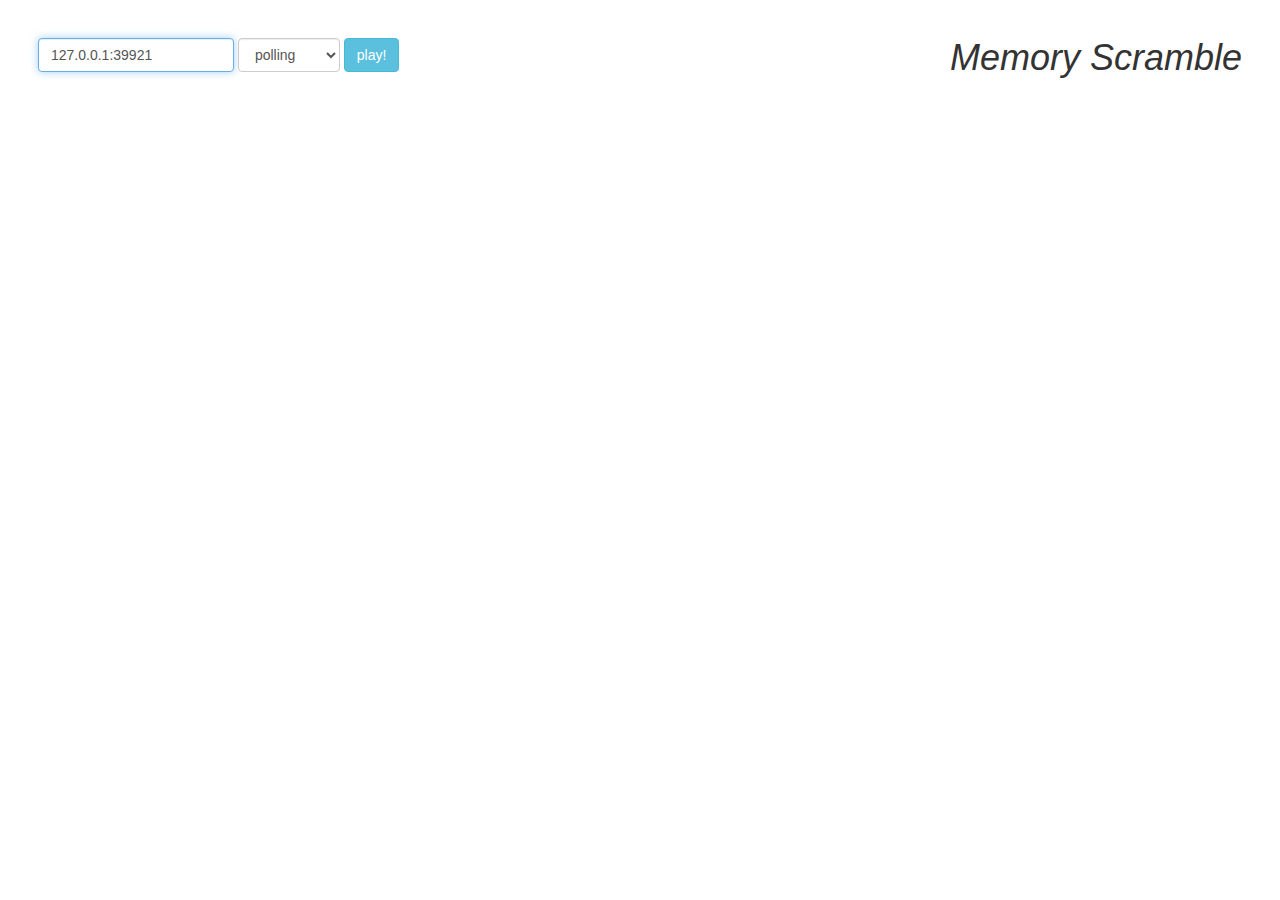
<file: lab3/src/templates/index.html>
<!DOCTYPE html>
<html>
<head>
<meta charset="utf-8"> 
<title>Play Memory Scramble</title>
<style>
  @import url(https://maxcdn.bootstrapcdn.com/bootstrap/3.3.7/css/bootstrap.min.css);
  select.form-control {
    display: inline-block;
    min-width: 25%;
    width: auto;
  }
  input[type=text].form-control {
    display: inline-block;
    width: 50%;
  }
  #memory-scramble {
    margin: 38px;
  }
  #memory-scramble h1 {
    margin: 0;
    float: right;
    font-style: italic;
  }
  #memory-server {
    max-width: 14em;
  }
  #memory-update {
    min-width: auto;
  }
  #memory-board {
    margin-top: 38px;
    font-size: 38px;
  }
  #memory-notes {
    /* float: left; */
    margin: 38px 0;
  }
  #memory-from-card, #memory-to-card {
    max-width: 5em;
  }
  table.memory-board {
    border-spacing: 2px;
    border-collapse: separate;
  }
  table.memory-board tr td {
    width: 2em;
    height: 2.2em;
    text-align: center;
    vertical-align: middle;
    cursor: pointer;
    user-select: none;
    -webkit-user-select: none;
    color: rgba(0, 0, 0, 0);
    padding: 0 !important;
    border: 1px solid black;
    border-radius: 4px;
  }
  table.memory-board td:not(:empty) {
    background: gray;
  }
  table.memory-board td:empty.card-visible {
    border: 1px solid rgba(0, 0, 0, .2);
  }
  table.memory-board td.card-visible {
    color: rgba(0, 0, 0, 1);
    background: white;
  }
  table.memory-board td.card-visible.card-control {
    background: rgba(255, 255, 0, .25);
    border-color: rgb(128, 64, 0);
  }
  table.memory-board td.card-waiting {
    background: rgba(0, 255, 0, .25);
    border-color: rgb(64, 128, 0);
    cursor: wait;
  }
  #memory-scramble .visible-when-playing {
    visibility: hidden;
  }
  #memory-scramble.playing .visible-when-playing {
    visibility: visible;
  }
</style>
</head>
<body id="memory-scramble">
  <h1>Memory Scramble</h1>
  <div class="form-inline">
    <input id="memory-server" class="form-control" type="text" autofocus></input>
    <select id="memory-update" class="form-control">
      <option value="poll">polling</option>
      <option value="watch">watching</option>
    </select>
    <button id="memory-play" class="btn btn-info">play!</button>
  </div>
  <div class="form-inline visible-when-playing" style="margin-top: 10px;">
    <button id="memory-reset" class="btn btn-danger">reset board</button>
  </div>
  <table id="memory-board" class="memory-board visible-when-playing"></table>
  <div id="memory-notes" class="panel panel-default text-muted visible-when-playing">
    <div class="panel-body">
      Cards you control are yellow. A card you are waiting for is green.
      <br>
      To see logging output and errors, open your browser&rsquo;s JavaScript Console.
    </div>
  </div>
  <div class="form-inline visible-when-playing">
    replace card <input id="memory-from-card" class="form-control" type="text" value="&#129412;"></input>
    with <input id="memory-to-card" class="form-control" type="text" value="&#127853;"></input>
    <button id="memory-replace" class="btn btn-info">replace</button>
  </div>
  <script>
    /* Copyright (c) 2017-2025 MIT 6.102/6.031 course staff, all rights reserved. */

    function isLocalHost(hostname) {
      return hostname === 'localhost' || hostname === '127.0.0.1';
    }

    // redirect to https if necessary, because requests to localhost
    // are blocked by CORS unless page is loaded securely
    if (! isLocalHost(document.location.hostname) && document.location.protocol === "http:") {
      document.location.protocol = "https:";
    }

    /**
    * Main program for Memory Scramble user interface.
    */
    function memoryGame() {
      // generate a random player ID: two words and a number
      const words = [
        [ 'red', 'orange', 'yellow', 'green', 'blue', 'purple', ],
        [ 'apple', 'bean', 'carrot', 'donut', 'eclair', 'flan', ],
        [ Math.floor(Math.random() * Math.pow(16, 3)).toString(16) ],
      ];
      const playerID = words.map(function(arr) {
        return arr[Math.floor(Math.random() * arr.length)];
      }).join('_');
      console.log('generated player ID', playerID);
      
      // start-playing interface (the Play button and its arguments)
      const serverBox = document.getElementById('memory-server');
      const updateDropdown = document.getElementById('memory-update');
      const playButton = document.getElementById('memory-play');
      if (serverBox && updateDropdown) {
        serverBox.value = (
          isLocalHost(document.location.hostname)
            ? `${document.location.hostname}:${document.location.port}`
            : 'localhost:8080'
        );
        serverBox.addEventListener('keydown', function(event) {
          if (event.key === 'Enter') {
            serverBox.blur();
            play(serverBox.value, updateDropdown.value);
          }
        });
        if (document.location.search) {
          // end URL with ?watch or ?poll to initialize the update dropdown
          updateDropdown.value = document.location.search.substring(1);
        }
        if (playButton) {
          playButton.addEventListener('click', function() { 
            play(serverBox.value, updateDropdown.value); 
          });
        }
      }

      // the game board
      const boardTable = document.getElementById('memory-board');
      boardTable.addEventListener('click', flip);
      
      // the replace-card interface
      const fromCardBox = document.getElementById('memory-from-card');
      const toCardBox = document.getElementById('memory-to-card');
      const replaceButton = document.getElementById('memory-replace');
      if (fromCardBox && toCardBox && replaceButton) {
        replaceButton.addEventListener('click', function() { replace(fromCardBox.value, toCardBox.value); });
      }

      // the reset-board interface
      const resetButton = document.getElementById('memory-reset');
      if (resetButton) {
        resetButton.addEventListener('click', resetBoard);
      }

      // flippingCell is the HTML element of the card that the player is in the process of flipping,
      //     (i.e. a flip request to the server is pending and not completed yet).
      //     Undefined if this player has no flip in progress.
      let flippingCell = undefined;
      
      /**
      * Start playing by connecting to a Memory Scramble server.
      * @param server (string), hostname/IP address and optional port of server, e.g. "localhost:8080"
      * @param update ('poll'|'watch') if poll, then periodically polls for 
      *               board changes with look; if watch, then uses watch operation
      */
      function play(server, update) {
        const [hostname, _] = server.split(':');
        if ( document.location.protocol === 'https:' // we're inside a secure page
             && ( 
                  ! isLocalHost(hostname)        // either trying to use a remote server
                  || window.safari !== undefined // or using Safari, which doesn't make exceptions for localhost
            ) ) {
            alert(`
Unfortunately your browser won't allow this page hosted on https://${document.location.hostname} to contact http://${hostname}.

Try saving this web page to a file on your local machine, and opening that file in your browser instead.
`);
            return;
        }
        console.log('playing on server', server);
        if (serverBox) { serverBox.disabled = true; }
        if (updateDropdown) { updateDropdown.disabled = true; }
        if (playButton) { playButton.disabled = true; }
        document.body.classList.add('playing');
        memoryGame.server = server;
        if (update === 'watch') {
          lookThenWatch();
        } else {
          pollingLook();
        }
      };
      
      const POLLING_INTERVAL = 2000; // milliseconds between looks when polling, or between attempts to reach server if connection problem

      /**
      * Use the look operation to get the initial state of the board and display it,
      * then start watching the board continuously using the watch operation.
      */
      function lookThenWatch() {
        look();  // get initial state of the board
        watch(); // and receive subsequent updates by continuous watching
      }

      /**
      * Use the watch operation to get changes to the board and display them.
      * After each watch request returns, automatically starts another, 
      * so that the display is kept updated regulary.
      */
      function watch() {
        const req = new XMLHttpRequest();
        req.addEventListener('loadstart', function onWatchStart() {
          console.log('watch start');
        });
        req.addEventListener('load', function onWatchLoad() {
          console.log('watch response', this.responseText.replace(/\r?\n/g, '\u21B5'));
          refreshBoard(this.responseText);
          setTimeout(watch, 1);
        });
        req.addEventListener('error', function onWatchError() {
          console.error('watch error', memoryGame.server);
          // server may have shut down -- start polling for it to return
          setTimeout(lookThenWatch, POLLING_INTERVAL)
        });
        req.open('GET', 'http://' + memoryGame.server + '/watch/' + playerID);
        console.log('sending watch request');
        req.send();
      }
      
      /**
      * Uses periodic look requests to get changes to the board and display them,
      * continuously.
      */
      function pollingLook() {
        setInterval(look, POLLING_INTERVAL);
        look();
      }
      
      /**
      * Issue a look request to the server and display its results.
      */
      function look() {
        const req = new XMLHttpRequest();
        req.addEventListener('load', function onLookLoad() {
          console.log('look response', this.responseText.replace(/\r?\n/g, '\u21B5'));
          refreshBoard(this.responseText);
        });
        req.addEventListener('error', function onLookError() {
          console.error('look error', memoryGame.server);
        });
        req.open('GET', 'http://' + memoryGame.server + '/look/' + playerID);
        console.log('sending look request');
        req.send();
      }
      
      /**
      * Send a flip request to the server.
      * @param event MouseEvent where user clicked to flip a card
      */
      function flip(event) {
        if (event.target.tagName !== 'TD') { return; }
        if (flippingCell) {
          alert('already waiting to flip a card');
          return;
        }
        
        flippingCell = event.target;
        flippingCell.classList.add('card-waiting');
        const col = indexOfElement(flippingCell);
        const row = indexOfElement(flippingCell.parentElement);
        const url = memoryGame.server + '/flip/' + playerID + '/' + row + ',' + col;
        const req = new XMLHttpRequest();
        req.addEventListener('load', function onFlipLoad() {
          if (req.status === 200) { // successful
            console.log('flip response', this.responseText.replace(/\r?\n/g, '\u21B5'));
            refreshBoard(this.responseText);
          } else if (req.status === 409) { // flip failed
            console.error(req.responseText);
            alert(req.responseText);
            look(); // we didn't get an updated board in response to failed flip, so update now
          }
        });
        req.addEventListener('loadend', function onFlipDone() {
          flippingCell.classList.remove('card-waiting');
          flippingCell = null;
        });
        req.addEventListener('error', function onFlipError() {
            console.error('flip error', url); // specific error may be handled in load, above
        });
        req.open('GET', 'http://' + url);
        console.log('sending flip request');
        req.send();
      }

      /**
      * Issues a map operation to the server to replace cards.
      * @param fromCard (string) card value that should be replaced
      * @param toCard (string) new value of cards that matched fromCard
      */
      function replace(fromCard, toCard) {
        const req = new XMLHttpRequest();
        req.addEventListener('load', function onLookLoad() {
          console.log('replace response', this.responseText.replace(/\r?\n/g, '\u21B5'));
          refreshBoard(this.responseText);
        });
        req.addEventListener('error', function onLookError() {
          console.error('replace error', memoryGame.server);
        });
        req.open('GET', 'http://' + memoryGame.server + '/map/' + playerID + '/' + fromCard + '/' + toCard);
        console.log('sending map request');
        req.send();
      }

      /**
      * Resets the board to its initial state.
      */
      function resetBoard() {
        if (!confirm('Reset the board? This will clear all progress for all players.')) {
          return;
        }
        
        const req = new XMLHttpRequest();
        req.addEventListener('load', function onResetLoad() {
          console.log('reset response', this.responseText);
          // Refresh the view after reset
          look();
        });
        req.addEventListener('error', function onResetError() {
          console.error('reset error', memoryGame.server);
          alert('Failed to reset board. Please check the console for details.');
        });
        req.open('GET', 'http://' + memoryGame.server + '/reset');
        console.log('sending reset request');
        req.send();
      }
      
      /**
      * @param elt HTML element
      * @returns index of elt in its parent's list of children
      */
      function indexOfElement(elt) {
        return Array.prototype.indexOf.call(elt.parentElement.children, elt);
      }
      
      /**
      * Update the user interface to match the state of the board returned by the server.
      * @param text (string) board state as defined in ps4 handout
      */
      function refreshBoard(text) {
        const board = text.split(/\r?\n/);
        const dims = board.shift().split('x');
        const rows = parseInt(dims.shift());
        const cols = parseInt(dims.shift());
        const cards = board.map(function(line) { return line.split(' '); });
        
        for (let row = 0; row < rows; row++) {
          const tableRow = boardTable.children[row] ||
                        boardTable.appendChild(document.createElement('tr'));
          for (let col = 0; col < cols; col++) {
            const tableCell = tableRow.children[col] ||
                            tableRow.appendChild(document.createElement('td'));
            const card = cards.shift();
            refreshCell(tableCell, card[0], card[1]);
          }
        }
      }
      
      /**
      * Update a single board cell on the board display.
      * @param tableCell HTML TD element corresponding to the cell
      * @param status ('none'|'down'|'up'|'my') state of the board cell: 
      *       'none' means no card; 'down' and 'up' mean face down or up, respectively; 'my' means face up and controlled by this player
      * @param text (string|undefined) text on this card if status is 'up' or 'my'; unspecified and unused if status is 'none' or 'down'
      */
      function refreshCell(tableCell, status, text) {
        tableCell.classList.remove('card-visible');
        tableCell.classList.remove('card-control');
        tableCell.innerText = '';
        if (status === 'none') {
          tableCell.classList.add('card-visible');
        } else if (status === 'down') {
          tableCell.innerText = '?';
        } else if (status === 'up') {
          tableCell.classList.add('card-visible');
          tableCell.innerText = text;
        } else if (status === 'my') {
          tableCell.classList.add('card-visible');
          tableCell.classList.add('card-control');
          tableCell.innerText = text;
        } else {
          console.error('invalid board cell', status, text);
        }
      }

      // save and restore server location in a cookie (only works when this UI is running from a web server, e.g. web.mit.edu)
      const cookie = 'memory-scramble-server';
      serverBox.addEventListener('change', function() {
        document.cookie = cookie + '=' + serverBox.value + ';max-age=5';
        console.log('cookie', document.cookie);
      });
      const saved = new RegExp(cookie + '=([^;]+)').exec(document.cookie);
      if (saved) { serverBox.value = saved[1]; }
    }

    memoryGame();
  </script>
</body>
</html>
</file>
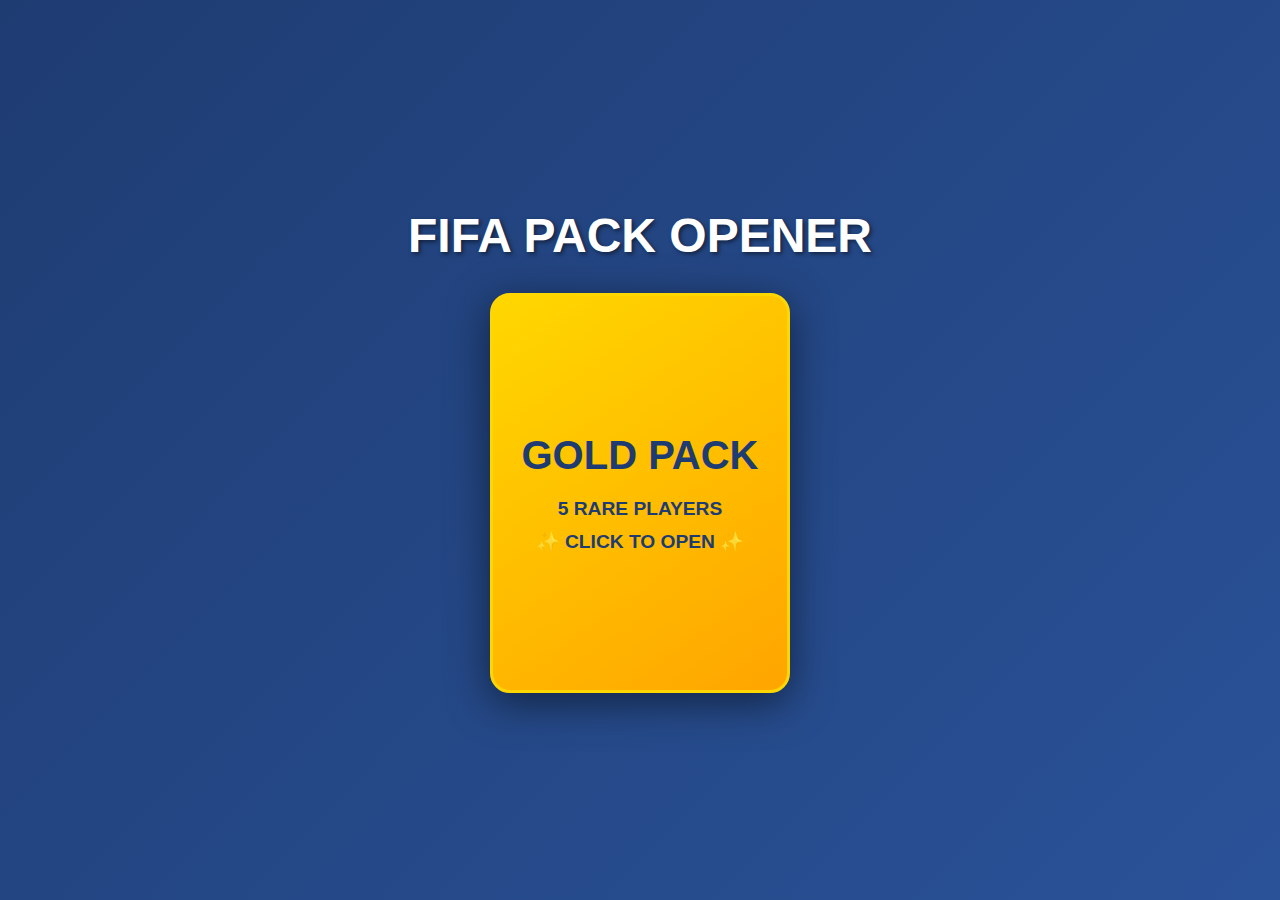
<file: lab2/content/havefun.html>
<!DOCTYPE html>
<html lang="en">
<head>
    <meta charset="UTF-8">
    <meta name="viewport" content="width=device-width, initial-scale=1.0">
    <title>FIFA Pack Opener</title>
    <style>
        * {
            margin: 0;
            padding: 0;
            box-sizing: border-box;
        }

        body {
            font-family: 'Arial', sans-serif;
            background: linear-gradient(135deg, #1e3c72 0%, #2a5298 100%);
            min-height: 100vh;
            display: flex;
            justify-content: center;
            align-items: center;
            overflow-x: hidden;
        }

        .container {
            text-align: center;
            padding: 20px;
        }

        h1 {
            color: white;
            font-size: 3em;
            margin-bottom: 30px;
            text-shadow: 2px 2px 4px rgba(0,0,0,0.5);
        }

        .pack {
            width: 300px;
            height: 400px;
            margin: 0 auto;
            position: relative;
            cursor: pointer;
            transition: transform 0.3s;
        }

        .pack:hover {
            transform: scale(1.05);
        }

        .pack-image {
            width: 100%;
            height: 100%;
            background: linear-gradient(145deg, #FFD700, #FFA500);
            border-radius: 20px;
            display: flex;
            flex-direction: column;
            justify-content: center;
            align-items: center;
            box-shadow: 0 10px 40px rgba(0,0,0,0.5);
            border: 3px solid #FFD700;
        }

        .pack-image h2 {
            color: #1e3c72;
            font-size: 2.5em;
            margin-bottom: 20px;
        }

        .pack-image p {
            color: #1e3c72;
            font-size: 1.2em;
            font-weight: bold;
        }

        .cards-container {
            display: none;
            perspective: 1000px;
            margin-top: 50px;
        }

        .cards-container.active {
            display: flex;
            gap: 20px;
            flex-wrap: wrap;
            justify-content: center;
            animation: cardsReveal 0.8s ease-out;
        }

        @keyframes cardsReveal {
            from {
                opacity: 0;
                transform: translateY(50px);
            }
            to {
                opacity: 1;
                transform: translateY(0);
            }
        }

        .card {
            width: 200px;
            height: 300px;
            position: relative;
            transform-style: preserve-3d;
            transition: transform 0.6s;
            cursor: pointer;
            animation: cardFlip 0.8s ease-out forwards;
        }

        @keyframes cardFlip {
            0% {
                transform: rotateY(180deg) scale(0.8);
                opacity: 0;
            }
            100% {
                transform: rotateY(0deg) scale(1);
                opacity: 1;
            }
        }

        .card.flipped {
            animation: none;
        }

        .card-face {
            position: absolute;
            width: 100%;
            height: 100%;
            backface-visibility: hidden;
            border-radius: 15px;
            display: flex;
            flex-direction: column;
            justify-content: space-between;
            padding: 20px;
            box-shadow: 0 5px 20px rgba(0,0,0,0.3);
        }

        .card-front {
            background: linear-gradient(145deg, #2c3e50, #34495e);
            color: white;
        }

        .card-back {
            background: linear-gradient(145deg, #FFD700, #FFA500);
            transform: rotateY(180deg);
        }

        .card.bronze .card-front { background: linear-gradient(145deg, #CD7F32, #8B4513); }
        .card.silver .card-front { background: linear-gradient(145deg, #C0C0C0, #A9A9A9); }
        .card.gold .card-front { background: linear-gradient(145deg, #FFD700, #FFA500); }

        .rating {
            font-size: 3em;
            font-weight: bold;
            text-align: left;
        }

        .position {
            font-size: 1.2em;
            margin-top: -10px;
            text-align: left;
        }

        .player-name {
            font-size: 1.5em;
            font-weight: bold;
            text-align: center;
            margin-top: 80px;
        }

        .stats {
            display: grid;
            grid-template-columns: repeat(2, 1fr);
            gap: 10px;
            font-size: 0.9em;
        }

        .stat {
            display: flex;
            justify-content: space-between;
        }

        .open-button {
            background: linear-gradient(145deg, #FFD700, #FFA500);
            color: #1e3c72;
            border: none;
            padding: 20px 40px;
            font-size: 1.5em;
            font-weight: bold;
            border-radius: 10px;
            cursor: pointer;
            margin-top: 30px;
            box-shadow: 0 5px 15px rgba(0,0,0,0.3);
            transition: all 0.3s;
        }

        .open-button:hover {
            transform: translateY(-3px);
            box-shadow: 0 8px 20px rgba(0,0,0,0.4);
        }

        .open-button:active {
            transform: translateY(0);
        }

        .reset-button {
            background: #e74c3c;
            color: white;
            border: none;
            padding: 15px 30px;
            font-size: 1.2em;
            font-weight: bold;
            border-radius: 10px;
            cursor: pointer;
            margin-top: 20px;
            box-shadow: 0 5px 15px rgba(0,0,0,0.3);
            transition: all 0.3s;
        }

        .reset-button:hover {
            background: #c0392b;
            transform: translateY(-2px);
        }
    </style>
</head>
<body>
    <div class="container">
        <h1>FIFA PACK OPENER</h1>
        
        <div class="pack" id="pack">
            <div class="pack-image">
                <h2>GOLD PACK</h2>
                <p>5 RARE PLAYERS</p>
                <p style="margin-top: 10px;">✨ CLICK TO OPEN ✨</p>
            </div>
        </div>

        <div class="cards-container" id="cardsContainer"></div>
        
        <button class="reset-button" id="resetBtn" style="display: none;">Open Another Pack</button>
    </div>

    <script>
        const players = [
            { name: "MESSI", rating: 93, position: "RW", pace: 85, shooting: 92, passing: 91, dribbling: 95, defending: 38, physical: 65, rarity: "gold" },
            { name: "RONALDO", rating: 91, position: "ST", pace: 87, shooting: 93, passing: 82, dribbling: 88, defending: 35, physical: 77, rarity: "gold" },
            { name: "NEYMAR", rating: 89, position: "LW", pace: 91, shooting: 83, passing: 86, dribbling: 94, defending: 37, physical: 61, rarity: "gold" },
            { name: "DE BRUYNE", rating: 91, position: "CM", pace: 76, shooting: 86, passing: 93, dribbling: 88, defending: 64, physical: 78, rarity: "gold" },
            { name: "LEWANDOWSKI", rating: 91, position: "ST", pace: 78, shooting: 92, passing: 79, dribbling: 86, defending: 44, physical: 82, rarity: "gold" },
            { name: "MBAPPE", rating: 91, position: "ST", pace: 97, shooting: 88, passing: 80, dribbling: 92, defending: 39, physical: 77, rarity: "gold" },
            { name: "MODRIC", rating: 88, position: "CM", pace: 74, shooting: 76, passing: 89, dribbling: 90, defending: 72, physical: 68, rarity: "gold" },
            { name: "BENZEMA", rating: 89, position: "CF", pace: 77, shooting: 88, passing: 83, dribbling: 88, defending: 40, physical: 78, rarity: "gold" },
            { name: "VAN DIJK", rating: 90, position: "CB", pace: 75, shooting: 60, passing: 71, dribbling: 72, defending: 91, physical: 86, rarity: "gold" },
            { name: "COURTOIS", rating: 89, position: "GK", pace: 45, shooting: 50, passing: 75, dribbling: 68, defending: 89, physical: 87, rarity: "gold" },
            { name: "SALAH", rating: 89, position: "RW", pace: 90, shooting: 87, passing: 81, dribbling: 90, defending: 45, physical: 75, rarity: "gold" },
            { name: "KANE", rating: 88, position: "ST", pace: 68, shooting: 91, passing: 83, dribbling: 82, defending: 47, physical: 83, rarity: "gold" },
            { name: "RAMOS", rating: 87, position: "CB", pace: 62, shooting: 64, passing: 72, dribbling: 71, defending: 87, physical: 82, rarity: "silver" },
            { name: "MÜLLER", rating: 87, position: "CAM", pace: 72, shooting: 82, passing: 84, dribbling: 82, defending: 58, physical: 71, rarity: "silver" },
            { name: "KROOS", rating: 88, position: "CM", pace: 54, shooting: 81, passing: 91, dribbling: 81, defending: 71, physical: 68, rarity: "silver" },
            { name: "CASEMIRO", rating: 87, position: "CDM", pace: 62, shooting: 72, passing: 75, dribbling: 72, defending: 87, physical: 90, rarity: "silver" },
            { name: "KANTE", rating: 89, position: "CDM", pace: 77, shooting: 66, passing: 75, dribbling: 82, defending: 88, physical: 82, rarity: "silver" },
            { name: "ALISSON", rating: 89, position: "GK", pace: 46, shooting: 52, passing: 76, dribbling: 70, defending: 88, physical: 86, rarity: "silver" },
            { name: "HERNANDEZ", rating: 78, position: "CB", pace: 71, shooting: 52, passing: 64, dribbling: 68, defending: 79, physical: 77, rarity: "bronze" },
            { name: "FERNANDES", rating: 76, position: "CM", pace: 69, shooting: 74, passing: 76, dribbling: 75, defending: 65, physical: 72, rarity: "bronze" }
        ];

        const pack = document.getElementById('pack');
        const cardsContainer = document.getElementById('cardsContainer');
        const resetBtn = document.getElementById('resetBtn');

        function getRandomPlayers(count) {
            const shuffled = [...players].sort(() => 0.5 - Math.random());
            return shuffled.slice(0, count);
        }

        function createCard(player, index) {
            const card = document.createElement('div');
            card.className = `card ${player.rarity}`;
            card.style.animationDelay = `${index * 0.1}s`;
            
            card.innerHTML = `
                <div class="card-face card-back"></div>
                <div class="card-face card-front">
                    <div>
                        <div class="rating">${player.rating}</div>
                        <div class="position">${player.position}</div>
                    </div>
                    <div class="player-name">${player.name}</div>
                    <div class="stats">
                        <div class="stat"><span>PAC</span><span>${player.pace}</span></div>
                        <div class="stat"><span>SHO</span><span>${player.shooting}</span></div>
                        <div class="stat"><span>PAS</span><span>${player.passing}</span></div>
                        <div class="stat"><span>DRI</span><span>${player.dribbling}</span></div>
                        <div class="stat"><span>DEF</span><span>${player.defending}</span></div>
                        <div class="stat"><span>PHY</span><span>${player.physical}</span></div>
                    </div>
                </div>
            `;
            
            return card;
        }

        function openPack() {
            pack.style.display = 'none';
            cardsContainer.innerHTML = '';
            cardsContainer.classList.add('active');
            
            const selectedPlayers = getRandomPlayers(5);
            selectedPlayers.forEach((player, index) => {
                const card = createCard(player, index);
                cardsContainer.appendChild(card);
            });
            
            resetBtn.style.display = 'block';
        }

        function resetPack() {
            cardsContainer.classList.remove('active');
            cardsContainer.innerHTML = '';
            pack.style.display = 'block';
            resetBtn.style.display = 'none';
        }

        pack.addEventListener('click', openPack);
        resetBtn.addEventListener('click', resetPack);
    </script>
</body>
</html>
</file>
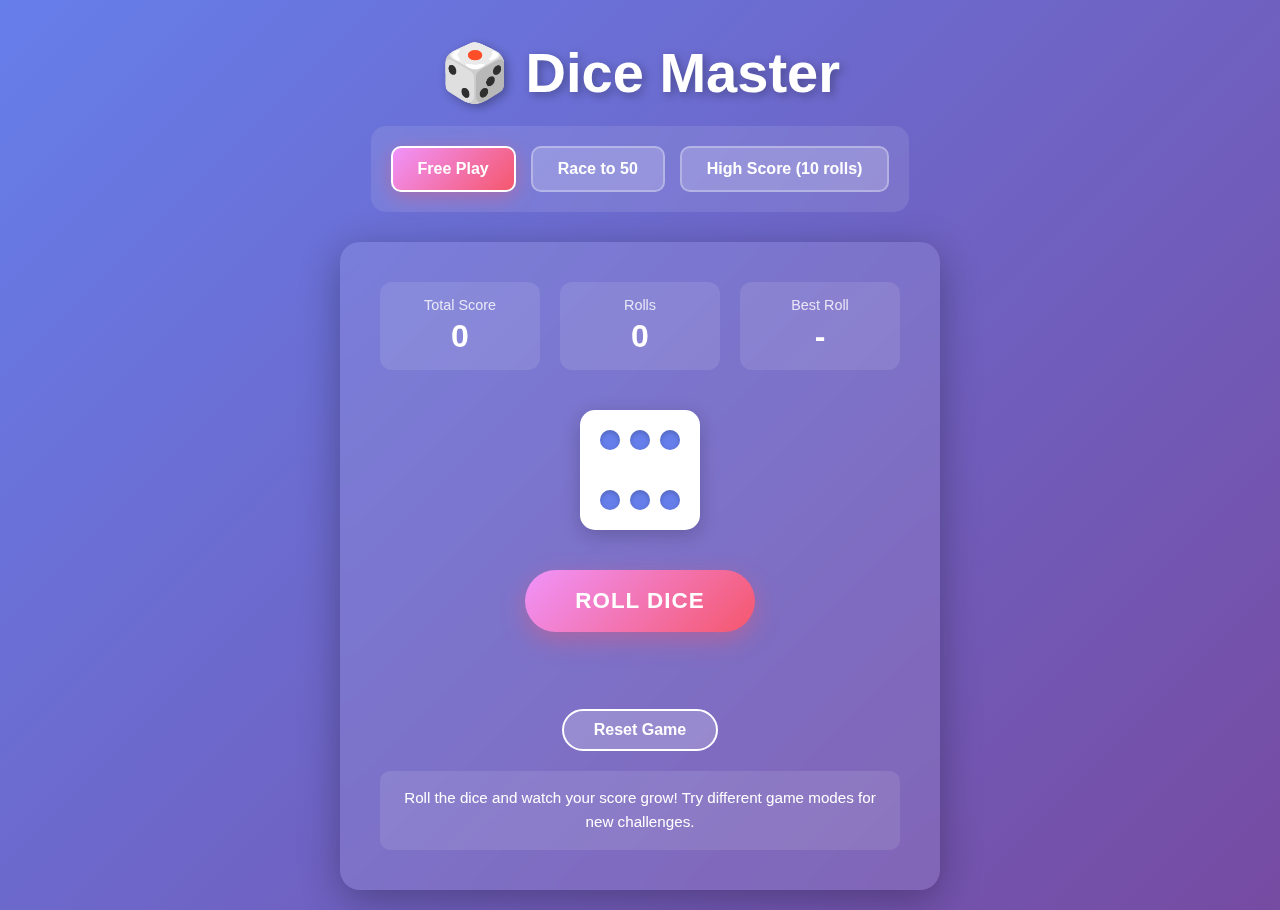
<file: lab1/content/Foryou(twinkle)/cool/rolltheDice.html>
<!DOCTYPE html>
<html lang="en">
<head>
  <meta charset="UTF-8" />
  <meta name="viewport" content="width=device-width, initial-scale=1" />
  <title>Dice Master - Roll & Win</title>
  <style>
    * {
      margin: 0;
      padding: 0;
      box-sizing: border-box;
    }
    
    body {
      background: linear-gradient(135deg, #667eea 0%, #764ba2 100%);
      min-height: 100vh;
      font-family: 'Segoe UI', Tahoma, Geneva, Verdana, sans-serif;
      color: white;
      display: flex;
      flex-direction: column;
      align-items: center;
      padding: 20px;
      overflow-x: hidden;
    }
    
    h1 {
      font-size: 3.5rem;
      text-shadow: 3px 3px 10px rgba(0,0,0,0.3);
      margin: 20px 0;
      animation: glow 2s ease-in-out infinite alternate;
    }
    
    @keyframes glow {
      from { text-shadow: 3px 3px 10px rgba(0,0,0,0.3); }
      to { text-shadow: 3px 3px 20px rgba(255,255,255,0.5), 0 0 30px rgba(255,255,255,0.3); }
    }
    
    .game-mode-selector {
      background: rgba(255,255,255,0.1);
      backdrop-filter: blur(10px);
      border-radius: 15px;
      padding: 20px;
      margin-bottom: 30px;
      display: flex;
      gap: 15px;
      flex-wrap: wrap;
      justify-content: center;
    }
    
    .mode-btn {
      background: rgba(255,255,255,0.2);
      border: 2px solid rgba(255,255,255,0.3);
      border-radius: 10px;
      padding: 12px 25px;
      font-size: 1rem;
      color: white;
      cursor: pointer;
      transition: all 0.3s ease;
      font-weight: 600;
    }
    
    .mode-btn:hover {
      background: rgba(255,255,255,0.3);
      transform: translateY(-2px);
    }
    
    .mode-btn.active {
      background: linear-gradient(135deg, #f093fb 0%, #f5576c 100%);
      border-color: white;
      box-shadow: 0 5px 20px rgba(245, 87, 108, 0.4);
    }
    
    .game-container {
      background: rgba(255,255,255,0.1);
      backdrop-filter: blur(10px);
      border-radius: 20px;
      padding: 40px;
      box-shadow: 0 10px 40px rgba(0,0,0,0.3);
      max-width: 600px;
      width: 100%;
    }
    
    .score-board {
      display: flex;
      justify-content: space-around;
      margin-bottom: 30px;
      gap: 20px;
    }
    
    .score-item {
      text-align: center;
      background: rgba(255,255,255,0.1);
      padding: 15px 25px;
      border-radius: 12px;
      flex: 1;
    }
    
    .score-label {
      font-size: 0.9rem;
      opacity: 0.8;
      margin-bottom: 5px;
    }
    
    .score-value {
      font-size: 2rem;
      font-weight: bold;
    }
    
    .dice-container {
      text-align: center;
      margin: 40px 0;
      position: relative;
    }
    
    .dice {
      width: 120px;
      height: 120px;
      margin: 0 auto;
      perspective: 1000px;
      cursor: pointer;
    }
    
    .dice-inner {
      width: 100%;
      height: 100%;
      position: relative;
      transform-style: preserve-3d;
      transition: transform 0.6s;
    }
    
    .dice.rolling .dice-inner {
      animation: roll 0.6s ease-out;
    }
    
    @keyframes roll {
      0% { transform: rotateX(0deg) rotateY(0deg); }
      100% { transform: rotateX(720deg) rotateY(720deg); }
    }
    
    .dice-face {
      position: absolute;
      width: 120px;
      height: 120px;
      background: white;
      border-radius: 15px;
      box-shadow: 0 5px 20px rgba(0,0,0,0.2);
      display: flex;
      flex-wrap: wrap;
      padding: 15px;
      justify-content: space-around;
      align-content: space-around;
    }
    
    .dot {
      width: 20px;
      height: 20px;
      background: #667eea;
      border-radius: 50%;
      box-shadow: inset 0 2px 5px rgba(0,0,0,0.2);
    }
    
    .controls {
      text-align: center;
      margin-top: 30px;
    }
    
    .roll-btn {
      background: linear-gradient(135deg, #f093fb 0%, #f5576c 100%);
      border: none;
      border-radius: 50px;
      padding: 18px 50px;
      font-size: 1.4rem;
      color: white;
      cursor: pointer;
      box-shadow: 0 8px 25px rgba(245, 87, 108, 0.4);
      transition: all 0.3s ease;
      font-weight: 600;
      text-transform: uppercase;
      letter-spacing: 1px;
    }
    
    .roll-btn:hover:not(:disabled) {
      transform: translateY(-3px);
      box-shadow: 0 12px 35px rgba(245, 87, 108, 0.6);
    }
    
    .roll-btn:disabled {
      opacity: 0.5;
      cursor: not-allowed;
    }
    
    .result-message {
      margin-top: 25px;
      font-size: 1.5rem;
      font-weight: bold;
      min-height: 2rem;
      animation: fadeIn 0.5s ease;
    }
    
    @keyframes fadeIn {
      from { opacity: 0; transform: translateY(-10px); }
      to { opacity: 1; transform: translateY(0); }
    }
    
    .game-info {
      text-align: center;
      margin-top: 20px;
      padding: 15px;
      background: rgba(255,255,255,0.1);
      border-radius: 10px;
      font-size: 0.95rem;
      line-height: 1.6;
    }
    
    .reset-btn {
      background: rgba(255,255,255,0.2);
      border: 2px solid white;
      border-radius: 25px;
      padding: 10px 30px;
      font-size: 1rem;
      color: white;
      cursor: pointer;
      margin-top: 20px;
      transition: all 0.3s ease;
      font-weight: 600;
    }
    
    .reset-btn:hover {
      background: rgba(255,255,255,0.3);
      transform: scale(1.05);
    }
    
    .streak-indicator {
      position: absolute;
      top: -30px;
      left: 50%;
      transform: translateX(-50%);
      background: linear-gradient(135deg, #ffd89b 0%, #19547b 100%);
      padding: 8px 20px;
      border-radius: 20px;
      font-size: 0.9rem;
      font-weight: bold;
      animation: bounce 0.5s ease;
      box-shadow: 0 5px 15px rgba(255, 216, 155, 0.5);
    }
    
    @keyframes bounce {
      0%, 100% { transform: translateX(-50%) translateY(0); }
      50% { transform: translateX(-50%) translateY(-10px); }
    }
    
    .celebration {
      position: fixed;
      top: 0;
      left: 0;
      width: 100%;
      height: 100%;
      pointer-events: none;
      z-index: 1000;
    }
    
    .confetti {
      position: absolute;
      width: 10px;
      height: 10px;
      background: #f5576c;
      animation: confetti-fall 3s ease-out forwards;
    }
    
    @keyframes confetti-fall {
      0% { 
        transform: translateY(0) rotateZ(0deg);
        opacity: 1;
      }
      100% { 
        transform: translateY(100vh) rotateZ(720deg);
        opacity: 0;
      }
    }
    
    @media (max-width: 600px) {
      h1 { font-size: 2.5rem; }
      .game-container { padding: 25px; }
      .dice { width: 100px; height: 100px; }
      .dice-face { width: 100px; height: 100px; }
      .roll-btn { padding: 15px 40px; font-size: 1.2rem; }
    }
  </style>
</head>
<body>
  <h1>🎲 Dice Master</h1>
  
  <div class="game-mode-selector">
    <button class="mode-btn active" onclick="setGameMode('free')">Free Play</button>
    <button class="mode-btn" onclick="setGameMode('race50')">Race to 50</button>
    <button class="mode-btn" onclick="setGameMode('highscore')">High Score (10 rolls)</button>
  </div>
  
  <div class="game-container">
    <div class="score-board">
      <div class="score-item">
        <div class="score-label">Total Score</div>
        <div class="score-value" id="totalScore">0</div>
      </div>
      <div class="score-item">
        <div class="score-label">Rolls</div>
        <div class="score-value" id="rollCount">0</div>
      </div>
      <div class="score-item">
        <div class="score-label">Best Roll</div>
        <div class="score-value" id="bestRoll">-</div>
      </div>
    </div>
    
    <div class="dice-container">
      <div class="dice" id="dice">
        <div class="dice-inner" id="diceInner">
          <div class="dice-face" id="diceFace"></div>
        </div>
      </div>
    </div>
    
    <div class="controls">
      <button class="roll-btn" id="rollBtn" onclick="rollDice()">Roll Dice</button>
      <div class="result-message" id="resultMessage"></div>
      <button class="reset-btn" onclick="resetGame()">Reset Game</button>
    </div>
    
    <div class="game-info" id="gameInfo">
      Roll the dice and watch your score grow! Try different game modes for new challenges.
    </div>
  </div>
  
  <div class="celebration" id="celebration"></div>

  <script>
    let gameState = {
      mode: 'free',
      totalScore: 0,
      rollCount: 0,
      bestRoll: null,
      lastRoll: null,
      streak: 0,
      rollsRemaining: null
    };
    
    const gameInfoText = {
      free: 'Roll the dice and watch your score grow! Try different game modes for new challenges.',
      race50: 'First to reach 50 points wins! How many rolls will it take you?',
      highscore: 'You have 10 rolls to get the highest score possible. Make them count!'
    };
    
    function setGameMode(mode) {
      document.querySelectorAll('.mode-btn').forEach(btn => btn.classList.remove('active'));
      event.target.classList.add('active');
      gameState.mode = mode;
      resetGame();
    }
    
    function createDiceFace(number) {
      const face = document.getElementById('diceFace');
      face.innerHTML = '';
      
      const positions = {
        1: [[50, 50]],
        2: [[25, 25], [75, 75]],
        3: [[25, 25], [50, 50], [75, 75]],
        4: [[25, 25], [75, 25], [25, 75], [75, 75]],
        5: [[25, 25], [75, 25], [50, 50], [25, 75], [75, 75]],
        6: [[25, 25], [75, 25], [25, 50], [75, 50], [25, 75], [75, 75]]
      };
      
      positions[number].forEach(([top, left]) => {
        const dot = document.createElement('div');
        dot.className = 'dot';
        dot.style.position = 'absolute';
        dot.style.top = `${top}%`;
        dot.style.left = `${left}%`;
        dot.style.transform = 'translate(-50%, -50%)';
        face.appendChild(dot);
      });
    }
    
    function rollDice() {
      const dice = document.getElementById('dice');
      const rollBtn = document.getElementById('rollBtn');
      
      rollBtn.disabled = true;
      dice.classList.add('rolling');
      
      setTimeout(() => {
        const randomNumber = Math.floor(Math.random() * 6) + 1;
        createDiceFace(randomNumber);
        dice.classList.remove('rolling');
        rollBtn.disabled = false;
        
        updateGame(randomNumber);
      }, 600);
    }
    
    function updateGame(roll) {
      gameState.rollCount++;
      gameState.totalScore += roll;
      
      if (gameState.bestRoll === null || roll > gameState.bestRoll) {
        gameState.bestRoll = roll;
      }
      
      if (gameState.lastRoll === roll) {
        gameState.streak++;
      } else {
        gameState.streak = 1;
      }
      gameState.lastRoll = roll;
      
      document.getElementById('totalScore').textContent = gameState.totalScore;
      document.getElementById('rollCount').textContent = gameState.rollCount;
      document.getElementById('bestRoll').textContent = gameState.bestRoll;
      
      let message = `You rolled a ${roll}!`;
      
      if (gameState.streak >= 2) {
        message += ` 🔥 ${gameState.streak}x streak!`;
        showStreakIndicator(gameState.streak);
      }
      
      if (roll === 6) {
        message += ' 🌟 Perfect!';
      }
      
      document.getElementById('resultMessage').textContent = message;
      
      checkGameEnd();
    }
    
    function showStreakIndicator(streak) {
      const container = document.querySelector('.dice-container');
      const existing = container.querySelector('.streak-indicator');
      if (existing) existing.remove();
      
      const indicator = document.createElement('div');
      indicator.className = 'streak-indicator';
      indicator.textContent = `${streak}x STREAK! 🔥`;
      container.appendChild(indicator);
      
      setTimeout(() => indicator.remove(), 2000);
    }
    
    function checkGameEnd() {
      let gameEnded = false;
      let message = '';
      
      if (gameState.mode === 'race50' && gameState.totalScore >= 50) {
        gameEnded = true;
        message = `🎉 You won in ${gameState.rollCount} rolls! Final score: ${gameState.totalScore}`;
        celebrate();
      } else if (gameState.mode === 'highscore') {
        if (gameState.rollCount >= 10) {
          gameEnded = true;
          message = `🏆 Game Over! Final score: ${gameState.totalScore}`;
          celebrate();
        } else {
          document.getElementById('gameInfo').textContent = `Rolls remaining: ${10 - gameState.rollCount}`;
        }
      }
      
      if (gameEnded) {
        document.getElementById('gameInfo').textContent = message;
        document.getElementById('rollBtn').disabled = true;
      }
    }
    
    function celebrate() {
      const celebration = document.getElementById('celebration');
      const colors = ['#f093fb', '#f5576c', '#4facfe', '#00f2fe', '#ffd89b'];
      
      for (let i = 0; i < 50; i++) {
        setTimeout(() => {
          const confetti = document.createElement('div');
          confetti.className = 'confetti';
          confetti.style.left = Math.random() * 100 + '%';
          confetti.style.background = colors[Math.floor(Math.random() * colors.length)];
          confetti.style.animationDelay = Math.random() * 0.5 + 's';
          celebration.appendChild(confetti);
          
          setTimeout(() => confetti.remove(), 3000);
        }, i * 30);
      }
    }
    
    function resetGame() {
      gameState = {
        mode: gameState.mode,
        totalScore: 0,
        rollCount: 0,
        bestRoll: null,
        lastRoll: null,
        streak: 0,
        rollsRemaining: null
      };
      
      document.getElementById('totalScore').textContent = '0';
      document.getElementById('rollCount').textContent = '0';
      document.getElementById('bestRoll').textContent = '-';
      document.getElementById('resultMessage').textContent = '';
      document.getElementById('gameInfo').textContent = gameInfoText[gameState.mode];
      document.getElementById('rollBtn').disabled = false;
      
      createDiceFace(6);
    }
    
    createDiceFace(6);
  </script>
</body>
</html>
</file>
